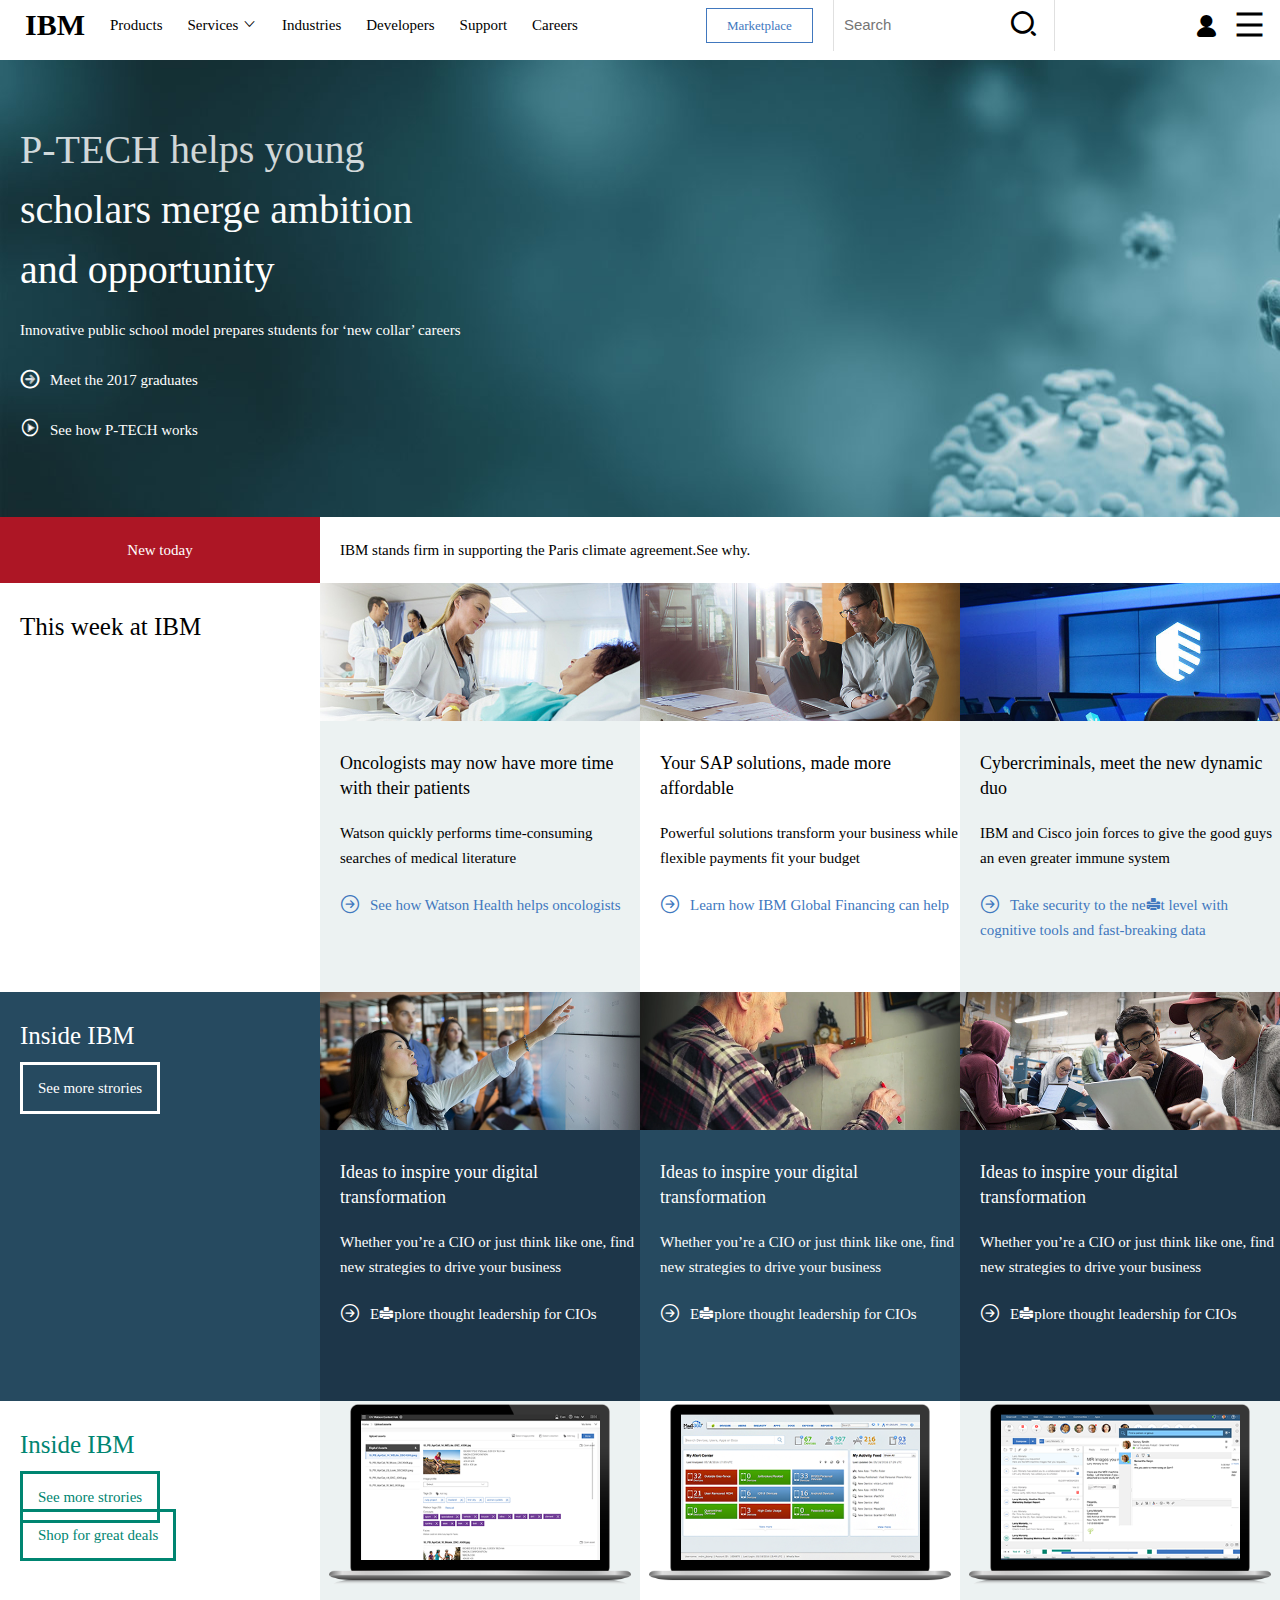
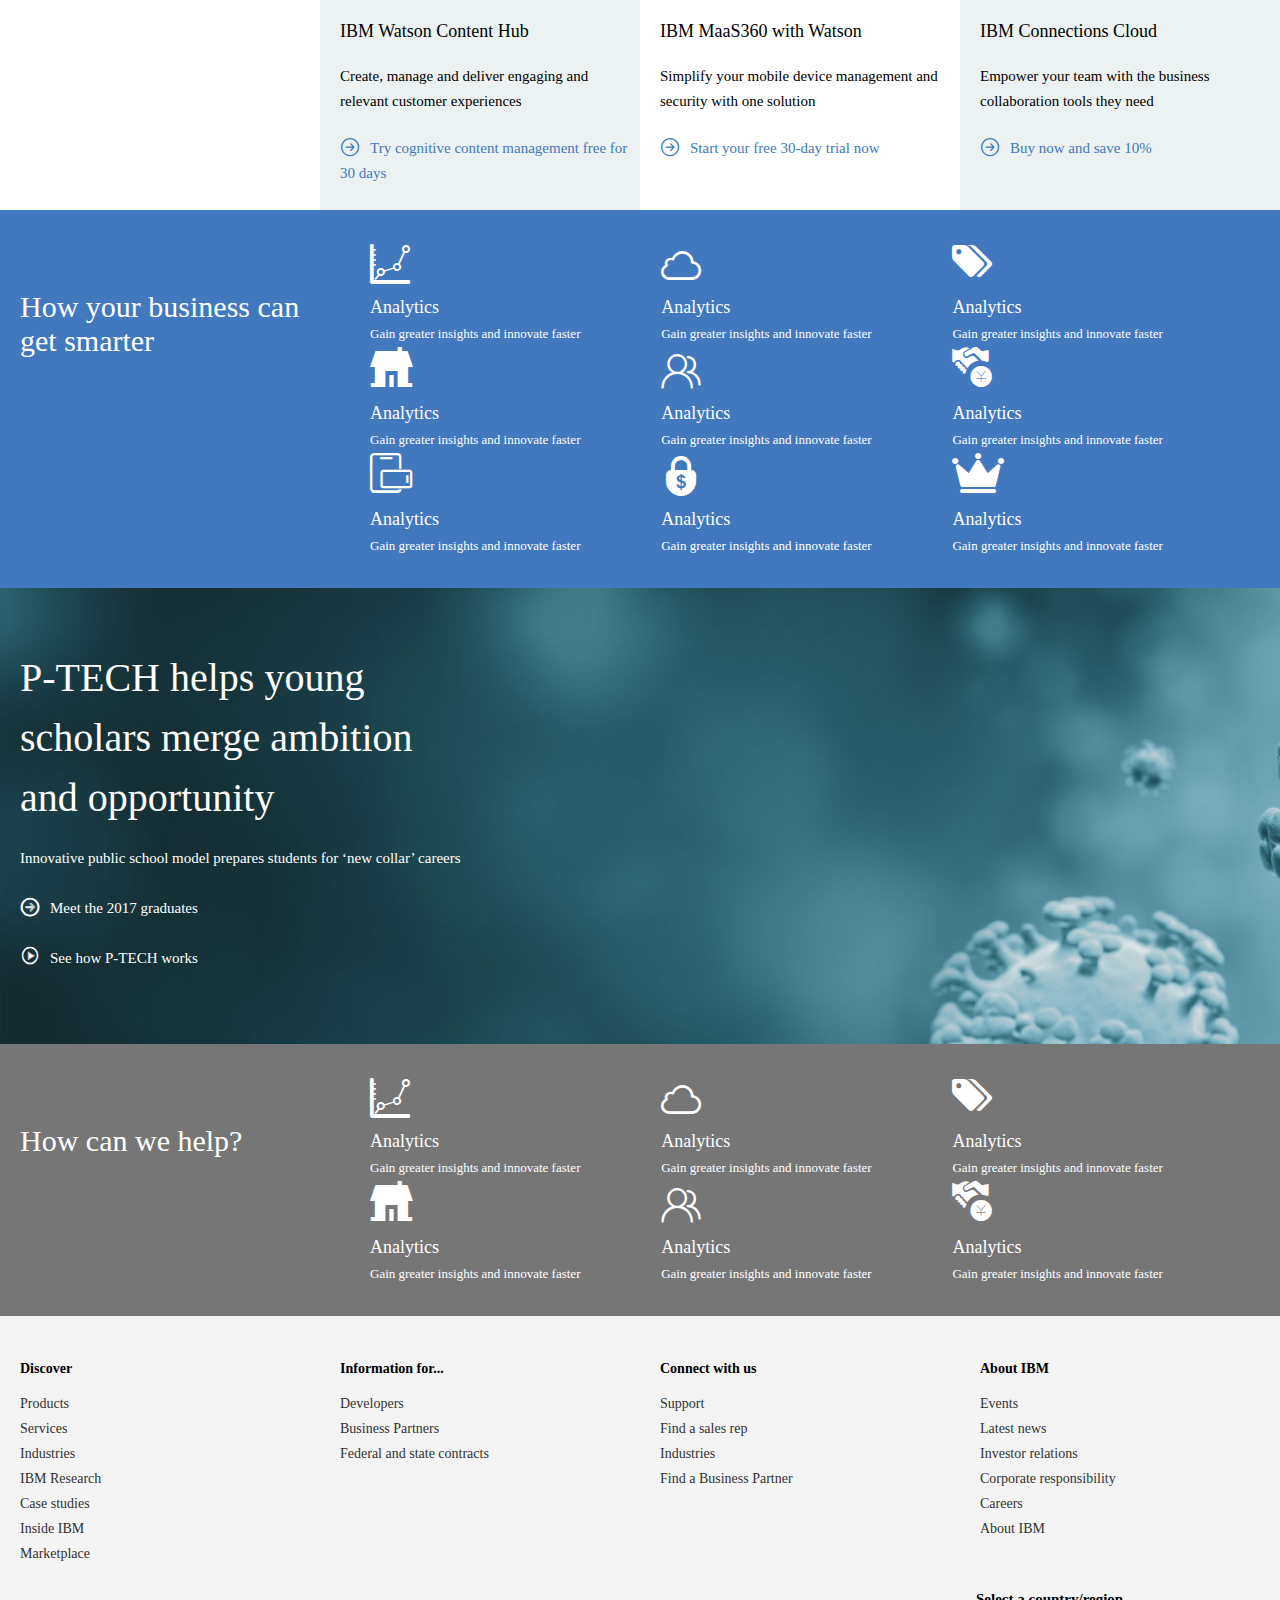
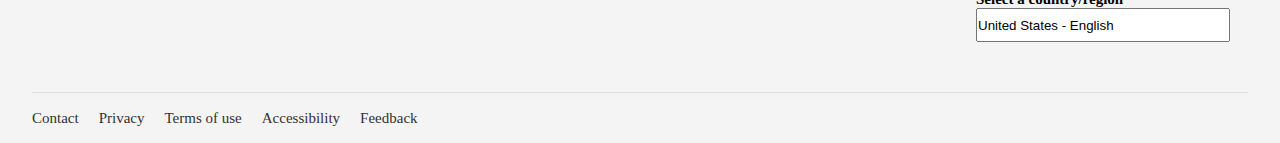
<file: index.html>
<!DOCTYPE html>
<html>
<head>
	<meta charset="utf-8">
	<meta http-equiv="X-UA-Compatible" content="IE=edge">
	<meta name="viewport" content="width=device-width, initial-scale=1, maximum-scale=1, user-scalable=no">
	<link rel="stylesheet" type="text/css" href="iconfont/iconfont.css">
	<title></title>
	<link rel="stylesheet" href="css/ibm.css">
	<link rel="stylesheet" href="css/swiper-3.4.2.min.css">
	<script src=js/swiper-3.4.2.min.js></script>
	<script src="js/jquery-1.11.3.js"></script>
	<script></script>
</head>
<body>
	
	<div>我在dev分支开发</div>


	<div class="services">
		<div class="slide-up">&#xe601;</div>
		<div class="services-left">
			<ul>
				<li>Business consulting<span>&#xe600;</span></li>
				<li>Technology services<span>&#xe600;</span></li>
				<li>Financing<span>&#xe600;</span></li>
				<li>Industry expertise<span>&#xe600;</span></li>
				<li>Training and skills<span>&#xe600;</span></li>
			</ul>
		</div>
		<div class="services-right">
			<div class="services-right-list1 services-right-list">
				<p class="title">Business consulting</p>
				<ul>
					<li>Quicklinks</li>
					<li>IBM iX</li>
					<li>Cognitive</li>
					<li>Application innovation</li>
					<li>Digital operations</li>
					<li>All business consulting</li>
				</ul>
				<div class="services-right-list1-right">
					<p><b>Industry Insiders Roundtable</b></p>
					<img src="image/pic1.png" alt="">
					<p class="services-right-list1-right-p">Five IBM experts and Business Insider CEO Henry Blodget discuss the forces transforming every industry. Even yours.</p>
				</div>
			</div>
			<div class="services-right-list2 services-right-list">
				<p class="title">Global Technology Services</p>
				<ul>
					<li>Quicklinks</li>
					<li>Mobility services</li>
					<li>Networking services</li>
					<li>Resiliency and business continuity</li>
					<li>Systems services</li>
					<li>Technology support services</li>
				</ul>
				<div class="services-right-list1-right">
					<p><b>What would you like to discuss?</b></p>

					<img src="image/pic2.png" alt="">
					<p class="services-right-list1-right-p">Schedule a no-cost consultation with one of our highly skilled IT experts</p>
				</div>
			</div>
			<div class="services-right-list3 services-right-list">
				<p class="title">Financing</p>
				<ul>
					<li>Quicklinks</li>
					<li>Financing solutions</li>
					<li>Payment options</li>
				</ul>
				<div class="services-right-list1-right">
					<p><b>Finance your possibilities today</b></p>
					
					<img src="image/pic3.png" alt="">
					<p class="services-right-list1-right-p">Start your journey into the cognitive era with strategic, flexible IT financing options</p>
				</div>
			</div>
			<div class="services-right-list4 services-right-list">
				<p class="title">Industry expertise</p>
				<ul>
					<li>Quicklinks</li>
					<li>Banking</li>
					<li>Retail</li>
					<li>Telecommunications</li>
					<li>Government</li>
					<li>All industries</li>
				</ul>
				<div class="services-right-list1-right">
					<p><b>Industry Insiders Roundtable</b></p>
					
					<img src="image/pic1.png" alt="">
					<p class="services-right-list1-right-p">Five IBM experts and Business Insider CEO Henry Blodget discuss the forces transforming every industry. Even yours.</p>
				</div>
			</div>
			<div class="services-right-list5 services-right-list">
				<p class="title">Training and skills</p>
				<ul>
					<li>Quicklinks</li>
					<li>Find learning</li>
					<li>Learning journeys</li>
					<li>Badges</li>
					<li>My learning</li>
					<li>Events</li>
				</ul>
				<div class="services-right-list1-right">
					<p><b>IBM Training and Skills blog</b></p>
					
					<img src="image/pic4.png" alt="">
					<p class="services-right-list1-right-p">Uncover the latest thought-provoking insights into learning and skills recognition</p>
				</div>
			</div>
		</div>
	</div>
	<div class="zhezhao">
		<div class='zhezhao-left'></div>
		<div class="zhezhao-right">
			<h3 class="zhezhao-right-close"><b>×</b></h3>
			<h5 class="market">Marketplace</h5>
			<div class="products products1">
				<b>Products</b>
				<b class="products-slideup">▬</b>
				<b class="products-slidedown">＋</b>
			</div>
			<ul class="all-products all-products1">
				<li><span>All produces</span></li>
				<li><span>Analytics</span></li>
				<li><span>Cloud</span></li>
				<li><span>Watson Customer Engagement</span></li>
				<li><span>Internet of things</span></li>
				<li><span>Industry solutions</span></li>
				<li><span>IT infrastructure</span></li>
				<li><span>Mobile</span></li>
				<li><span>Security</span></li>
				<li><span>Social</span></li>
				<li><span>Watson</span></li>
				<li><span>Watson Health</span></li>
			</ul>
			<div class="products products2">
				<b>Services</b>
				<b class="products-slideup">▬</b>
				<b class="products-slidedown">＋</b>
			</div>
			<ul class="all-products all-products2">
				<li><span>Business consulting</span></li>
				<li><span><span>Technology services</span></li>
				<li><span>Financing</span></li>
				<li><span>Industry expertise</span></li>
				<li><span>Training and skills</span></li>
			</ul>
			<h5 class="market">Industries</h5>
			<div class="products products3">
				<b>Developers</b>
				<b class="products-slideup">▬</b>
				<b class="products-slidedown">＋</b>
			</div>
			<ul class="all-products all-products3">
				<li><span>developerWorks</span></li>
				<li><span>API</span></li>
				<li><span>Cloud</span></li>
				<li><span>Data</span></li>
				<li><span>Watson</span></li>
				<li><span>Open source</span></li>
			</ul>
			<h5 class="market">Support</h5>
			<h5 class="market">Careers</h5>
		</div>
	</div>
	<div class="banner">
		<ul class="banner-list">
			<li><b>IBM</b><div></div></li>
			<li>Products<div></div></li>
			<li>Services&nbsp;&#xe749;<div></div></li>
			<li>Industries<div></div></li>
			<li>Developers<div></div></li>
			<li>Support<div></div></li>
			<li>Careers<div></div></li>
		</ul>
		<p class="market">Marketplace</p>
		<div class="search">
			<input type="text" placeholder="Search">
			<p>&#xe607;</p>
		</div>
		<ul class="user">
			<li class="user-li1">&#xe70f;<div></div>
				<ul>
					<li>My IBM</li>
					<li>Sign in</li>
				</ul>
			</li>
			<li class="user-li2"><b>&#xe71b;</b><div></div></li>
		</ul>			
	</div>
	<div class="lunbo">
		<ul>
			<li>P-TECH helps young </li>
			<li>scholars merge ambition </li>
			<li>and opportunity</li>
			<li>Innovative public school model prepares students for ‘new collar’ careers</li>
			<li><b>&#xe60d;</b>Meet the 2017 graduates</li>
			<li><b>&#xe676;</b>See how P-TECH works</li>
		</ul>
	</div>
	<div class="new-today">
		New today
	</div>
	<div class="new-today-right">
		IBM stands firm in supporting the Paris climate agreement.See why.
	</div>
	<div class="this-week">
		<p>This week at IBM</p>
	</div>
	<div class="week1">
		<img src="image/patients.jpg" alt="">
		<div class="week1-word">
			<p class="week1-word1">
              	Oncologists may now have more time with their patients
            </p>
            <p class="week1-word2">Watson quickly performs time-consuming searches of medical literature</p>
            <p class="week1-word3"><span>&#xe60d;</span>See how Watson Health helps oncologists</p>
		</div>
	</div>
	<div class="week1 week2">
		<img src="image/sap.jpg" alt="">
		<div class="week1-word week-word">
			<p class="week1-word1">
              	Your SAP solutions, made more affordable
            </p>
            <p class="week1-word2">Powerful solutions transform your business while flexible payments fit your budget</p>
            <p class="week1-word3"><span>&#xe60d;</span>Learn how IBM Global Financing can help</p>
		</div>
	</div>
	<div class="week1">
		<img src="image/pic5.png" alt="">
		<div class="week1-word">
			<p class="week1-word1">
              	Cybercriminals, meet the new dynamic duo
            </p>
            <p class="week1-word2">IBM and Cisco join forces to give the good guys an even greater immune system</p>
            <p class="week1-word3"><span>&#xe60d;</span>Take security to the next level with cognitive tools and fast-breaking data</p>
		</div>
	</div>
	<div class="this-week this-week1">
		<p>Inside IBM</p>
		<span>See more strories</span>
	</div>
	<div class="week1">
		<img src="image/pic6.png" alt="">
		<div class="week1-word week-word1">
			<p class="week1-word1">
              	Ideas to inspire your digital transformation
            </p>
            <p class="week1-word2">Whether you’re a CIO or just think like one, find new strategies to drive your business</p>
            <p class="week1-word3 week-word1-word3"><span>&#xe60d;</span>Explore thought leadership for CIOs</p>
		</div>
	</div>
	<div class="week1">
		<img src="image/pic7.png" alt="">
		<div class="week1-word week-word2">
			<p class="week1-word1">
              	Ideas to inspire your digital transformation
            </p>
            <p class="week1-word2">Whether you’re a CIO or just think like one, find new strategies to drive your business</p>
            <p class="week1-word3 week-word1-word3"><span>&#xe60d;</span>Explore thought leadership for CIOs</p>
		</div>
	</div>
	<div class="week1">
		<img src="image/pic8.png" alt="">
		<div class="week1-word week-word1">
			<p class="week1-word1">
              	Ideas to inspire your digital transformation
            </p>
            <p class="week1-word2">Whether you’re a CIO or just think like one, find new strategies to drive your business</p>
            <p class="week1-word3 week-word1-word3"><span>&#xe60d;</span>Explore thought leadership for CIOs</p>
		</div>
	</div>
	<div class="this-week this-week3">
		<p>Inside IBM</p>
		<span>See more strories</span>
		<br/>
		<br/>
		<br/>
		<br/>
		<span>Shop for great deals</span>
	</div>
	<div class="week1">
		<img src="image/pic9.png" alt="">
		<div class="week1-word">
			<p class="week1-word1">
              	IBM Watson Content Hub
            </p>
            <p class="week1-word2">Create, manage and deliver engaging and relevant customer experiences</p>
            <p class="week1-word3"><span>&#xe60d;</span>Try cognitive content management free for 30 days</p>
		</div>
	</div>
	<div class="week1 week2">
		<img src="image/pic10.png" alt="">
		<div class="week1-word week-word">
			<p class="week1-word1">
              	IBM MaaS360 with Watson
            </p>
            <p class="week1-word2">Simplify your mobile device management and security with one solution</p>
            <p class="week1-word3"><span>&#xe60d;</span>Start your free 30-day trial now</p>
		</div>
	</div>
	<div class="week1">
		<img src="image/pic11.png" alt="">
		<div class="week1-word">
			<p class="week1-word1">
              	IBM Connections Cloud
            </p>
            <p class="week1-word2">Empower your team with the business collaboration tools they need</p>
            <p class="week1-word3"><span>&#xe60d;</span>Buy now and save 10%</p>
		</div>
	</div>
	<div class="business">
		<div class="business-left">
			How your business can get smarter
		</div>
		<div class="business-right">
			<div class="business-right-flex">
				<div><p>&#xe60b;</p>Analytics<br/><span>Gain greater insights and innovate faster</span></div>
			</div>
			<div class="business-right-flex">
				<div><p>&#xe653;</p>Analytics<br/><span>Gain greater insights and innovate faster</span></div>
			</div>
			<div class="business-right-flex">
				<div><p>&#xe603;</p>Analytics<br/><span>Gain greater insights and innovate faster</span></div>
			</div>
			<div class="business-right-flex">
				<div><p>&#xe626;</p>Analytics<br/><span>Gain greater insights and innovate faster</span></div>
			</div>
			<div class="business-right-flex">
				<div><p>&#xe602;</p>Analytics<br/><span>Gain greater insights and innovate faster</span></div>
			</div>
			<div class="business-right-flex">
				<div><p>&#xe694;</p>Analytics<br/><span>Gain greater insights and innovate faster</span></div>
			</div>
			<div class="business-right-flex">
				<div><p>&#xe652;</p>Analytics<br/><span>Gain greater insights and innovate faster</span></div>
			</div>
			<div class="business-right-flex">
				<div><p>&#xe619;</p>Analytics<br/><span>Gain greater insights and innovate faster</span></div>
			</div>
			<div class="business-right-flex">
				<div><p>&#xe623;</p>Analytics<br/><span>Gain greater insights and innovate faster</span></div>
			</div>
		</div>
	</div>
	<div class="lunbo lunbo1">
		<ul>
			<li>P-TECH helps young </li>
			<li>scholars merge ambition </li>
			<li>and opportunity</li>
			<li>Innovative public school model prepares students for ‘new collar’ careers</li>
			<li><b>&#xe60d;</b>Meet the 2017 graduates</li>
			<li><b>&#xe676;</b>See how P-TECH works</li>
		</ul>
	</div>
	<div class="business help">
		<div class="business-left">
			How can we help?
		</div>
		<div class="business-right">
			<div class="business-right-flex">
				<div><p>&#xe60b;</p>Analytics<br/><span>Gain greater insights and innovate faster</span></div>
			</div>
			<div class="business-right-flex">
				<div><p>&#xe653;</p>Analytics<br/><span>Gain greater insights and innovate faster</span></div>
			</div>
			<div class="business-right-flex">
				<div><p>&#xe603;</p>Analytics<br/><span>Gain greater insights and innovate faster</span></div>
			</div>
			<div class="business-right-flex">
				<div><p>&#xe626;</p>Analytics<br/><span>Gain greater insights and innovate faster</span></div>
			</div>
			<div class="business-right-flex">
				<div><p>&#xe602;</p>Analytics<br/><span>Gain greater insights and innovate faster</span></div>
			</div>
			<div class="business-right-flex">
				<div><p>&#xe694;</p>Analytics<br/><span>Gain greater insights and innovate faster</span></div>
			</div>
		</div>
	</div>
	<div class="foot">
		<ul class="discover">
			<li>Discover</li>
			<li>Products</li>
			<li>Services</li>
			<li>Industries</li>
			<li>IBM Research</li>
			<li>Case studies</li>
			<li>Inside IBM</li>
			<li>Marketplace</li>
		</ul>
		<ul class="discover">
			<li>Information for...</li>
			<li>Developers</li>
			<li>Business Partners</li>
			<li>Federal and state contracts</li>
		</ul>
		<ul class="discover">
			<li>Connect with us</li>
			<li>Support</li>
			<li>Find a sales rep</li>
			<li>Industries</li>
			<li>Find a Business Partner</li>
		</ul>
		<ul class="discover">
			<li>About IBM</li>
			<li>Events</li>
			<li>Latest news</li>
			<li>Investor relations</li>
			<li>Corporate responsibility</li>
			<li>Careers</li>
			<li>About IBM</li>
		</ul>
		<div class="foot-input">
			<b>Select a country/region</b><br/>
			<input class="foot-input1" type="text" value="United States - English">
			<div class="vallist">
				<input type="text" name="">
				<div>
					<ul>
						<li>United States - English1</li>
						<li>United States - English2</li>
						<li>United States - English3</li>
						<li>United States - English4</li>
						<li>United States - English5</li>
						<li>United States - English6</li>
						<li>United States - English7</li>
						<li>United States - English8</li>
						<li>United States - English9</li>
						<li>United States - English10</li>
						<li>United States - English11</li>
					</ul>							
				</div>
			</div>
		</div>
		<div class="foot-contact">
			<ul>
				<li>Contact</li>
				<li>Privacy</li>
				<li>Terms of use</li>
				<li>Accessibility</li>
				<li>Feedback</li>
			</ul>
		</div>
	</div>
	<div class="scroll-top">
		&#xe601;
	</div>
</body>
</html>
<script src="js/ibm.js"></script>
</file>
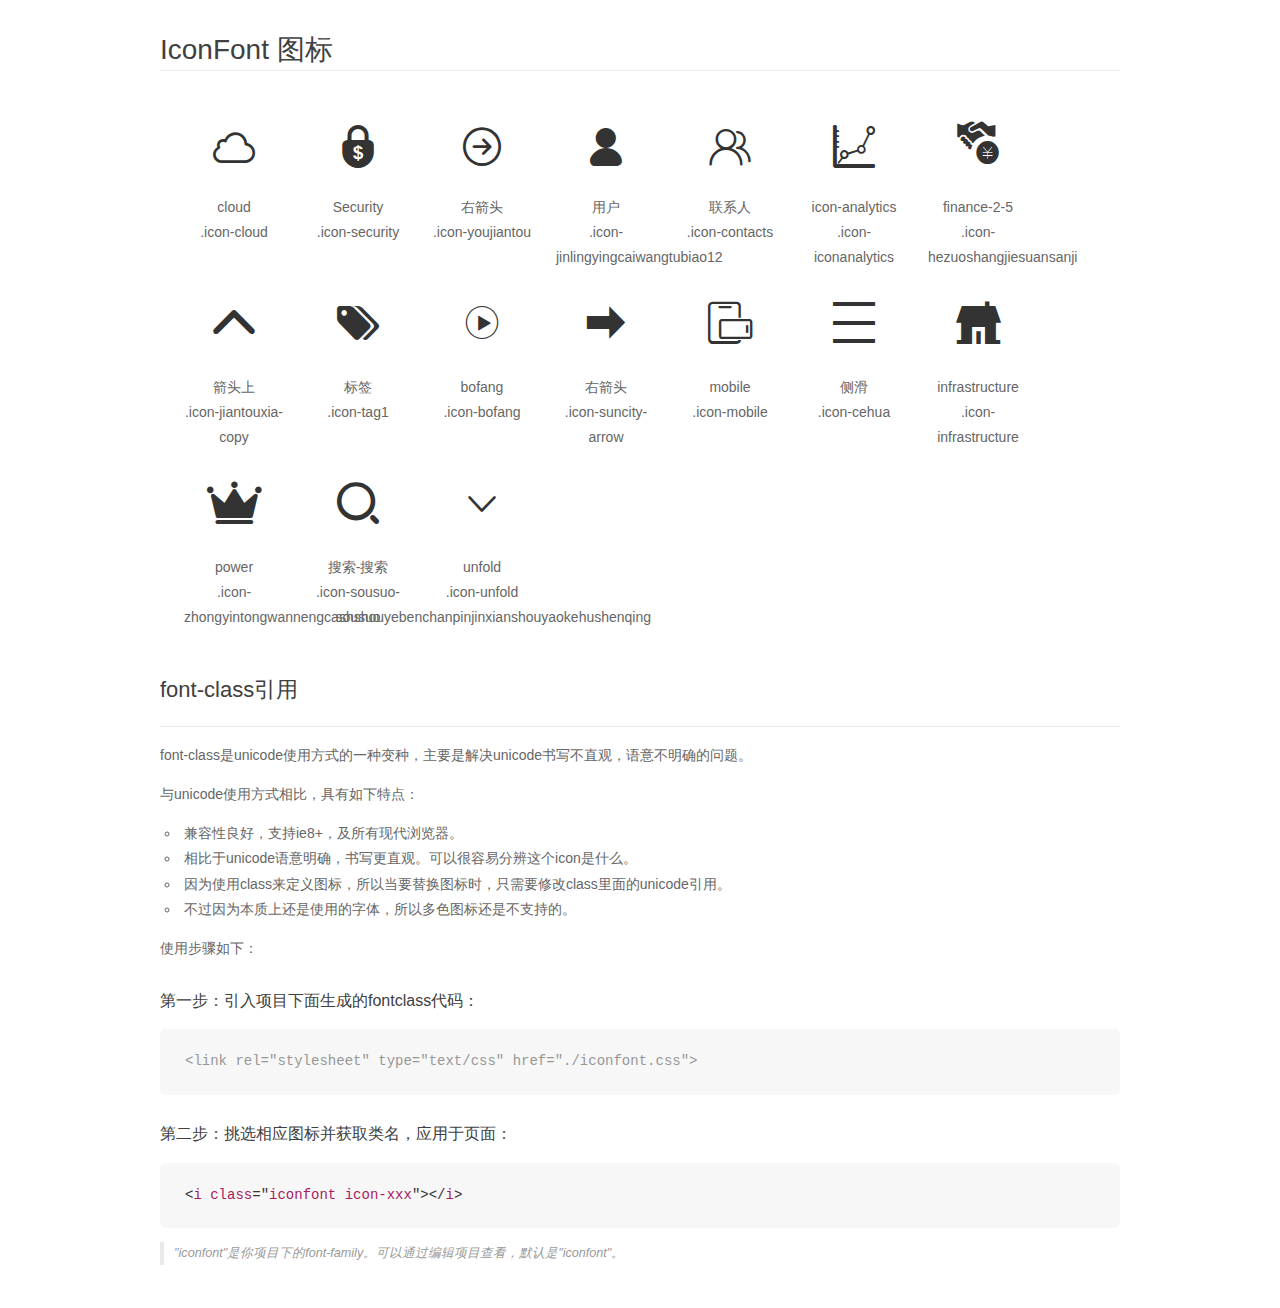
<file: iconfont/demo_fontclass.html>
<!DOCTYPE html>
<html>
<head>
    <meta charset="utf-8"/>
    <title>IconFont</title>
    <link rel="stylesheet" href="demo.css">
    <link rel="stylesheet" href="iconfont.css">
</head>
<body>
    <div class="main markdown">
        <h1>IconFont 图标</h1>
        <ul class="icon_lists clear">
            
                <li>
                <i class="icon iconfont icon-cloud"></i>
                    <div class="name">cloud</div>
                    <div class="fontclass">.icon-cloud</div>
                </li>
            
                <li>
                <i class="icon iconfont icon-security"></i>
                    <div class="name">Security</div>
                    <div class="fontclass">.icon-security</div>
                </li>
            
                <li>
                <i class="icon iconfont icon-youjiantou"></i>
                    <div class="name">右箭头</div>
                    <div class="fontclass">.icon-youjiantou</div>
                </li>
            
                <li>
                <i class="icon iconfont icon-jinlingyingcaiwangtubiao12"></i>
                    <div class="name">用户</div>
                    <div class="fontclass">.icon-jinlingyingcaiwangtubiao12</div>
                </li>
            
                <li>
                <i class="icon iconfont icon-contacts"></i>
                    <div class="name">联系人</div>
                    <div class="fontclass">.icon-contacts</div>
                </li>
            
                <li>
                <i class="icon iconfont icon-iconanalytics"></i>
                    <div class="name">icon-analytics</div>
                    <div class="fontclass">.icon-iconanalytics</div>
                </li>
            
                <li>
                <i class="icon iconfont icon-hezuoshangjiesuansanji"></i>
                    <div class="name">finance-2-5</div>
                    <div class="fontclass">.icon-hezuoshangjiesuansanji</div>
                </li>
            
                <li>
                <i class="icon iconfont icon-jiantouxia-copy"></i>
                    <div class="name">箭头上</div>
                    <div class="fontclass">.icon-jiantouxia-copy</div>
                </li>
            
                <li>
                <i class="icon iconfont icon-tag1"></i>
                    <div class="name">标签</div>
                    <div class="fontclass">.icon-tag1</div>
                </li>
            
                <li>
                <i class="icon iconfont icon-bofang"></i>
                    <div class="name">bofang</div>
                    <div class="fontclass">.icon-bofang</div>
                </li>
            
                <li>
                <i class="icon iconfont icon-suncity-arrow"></i>
                    <div class="name">右箭头</div>
                    <div class="fontclass">.icon-suncity-arrow</div>
                </li>
            
                <li>
                <i class="icon iconfont icon-mobile"></i>
                    <div class="name">mobile</div>
                    <div class="fontclass">.icon-mobile</div>
                </li>
            
                <li>
                <i class="icon iconfont icon-cehua"></i>
                    <div class="name">侧滑</div>
                    <div class="fontclass">.icon-cehua</div>
                </li>
            
                <li>
                <i class="icon iconfont icon-infrastructure"></i>
                    <div class="name">infrastructure</div>
                    <div class="fontclass">.icon-infrastructure</div>
                </li>
            
                <li>
                <i class="icon iconfont icon-zhongyintongwannengcashshouyebenchanpinjinxianshouyaokehushenqing"></i>
                    <div class="name">power</div>
                    <div class="fontclass">.icon-zhongyintongwannengcashshouyebenchanpinjinxianshouyaokehushenqing</div>
                </li>
            
                <li>
                <i class="icon iconfont icon-sousuo-sousuo"></i>
                    <div class="name">搜索-搜索</div>
                    <div class="fontclass">.icon-sousuo-sousuo</div>
                </li>
            
                <li>
                <i class="icon iconfont icon-unfold"></i>
                    <div class="name">unfold</div>
                    <div class="fontclass">.icon-unfold</div>
                </li>
            
        </ul>

        <h2 id="font-class-">font-class引用</h2>
        <hr>

        <p>font-class是unicode使用方式的一种变种，主要是解决unicode书写不直观，语意不明确的问题。</p>
        <p>与unicode使用方式相比，具有如下特点：</p>
        <ul>
        <li>兼容性良好，支持ie8+，及所有现代浏览器。</li>
        <li>相比于unicode语意明确，书写更直观。可以很容易分辨这个icon是什么。</li>
        <li>因为使用class来定义图标，所以当要替换图标时，只需要修改class里面的unicode引用。</li>
        <li>不过因为本质上还是使用的字体，所以多色图标还是不支持的。</li>
        </ul>
        <p>使用步骤如下：</p>
        <h3 id="-fontclass-">第一步：引入项目下面生成的fontclass代码：</h3>


        <pre><code class="lang-js hljs javascript"><span class="hljs-comment">&lt;link rel="stylesheet" type="text/css" href="./iconfont.css"&gt;</span></code></pre>
        <h3 id="-">第二步：挑选相应图标并获取类名，应用于页面：</h3>
        <pre><code class="lang-css hljs">&lt;<span class="hljs-selector-tag">i</span> <span class="hljs-selector-tag">class</span>="<span class="hljs-selector-tag">iconfont</span> <span class="hljs-selector-tag">icon-xxx</span>"&gt;&lt;/<span class="hljs-selector-tag">i</span>&gt;</code></pre>
        <blockquote>
        <p>"iconfont"是你项目下的font-family。可以通过编辑项目查看，默认是"iconfont"。</p>
        </blockquote>
    </div>
</body>
</html>
</file>
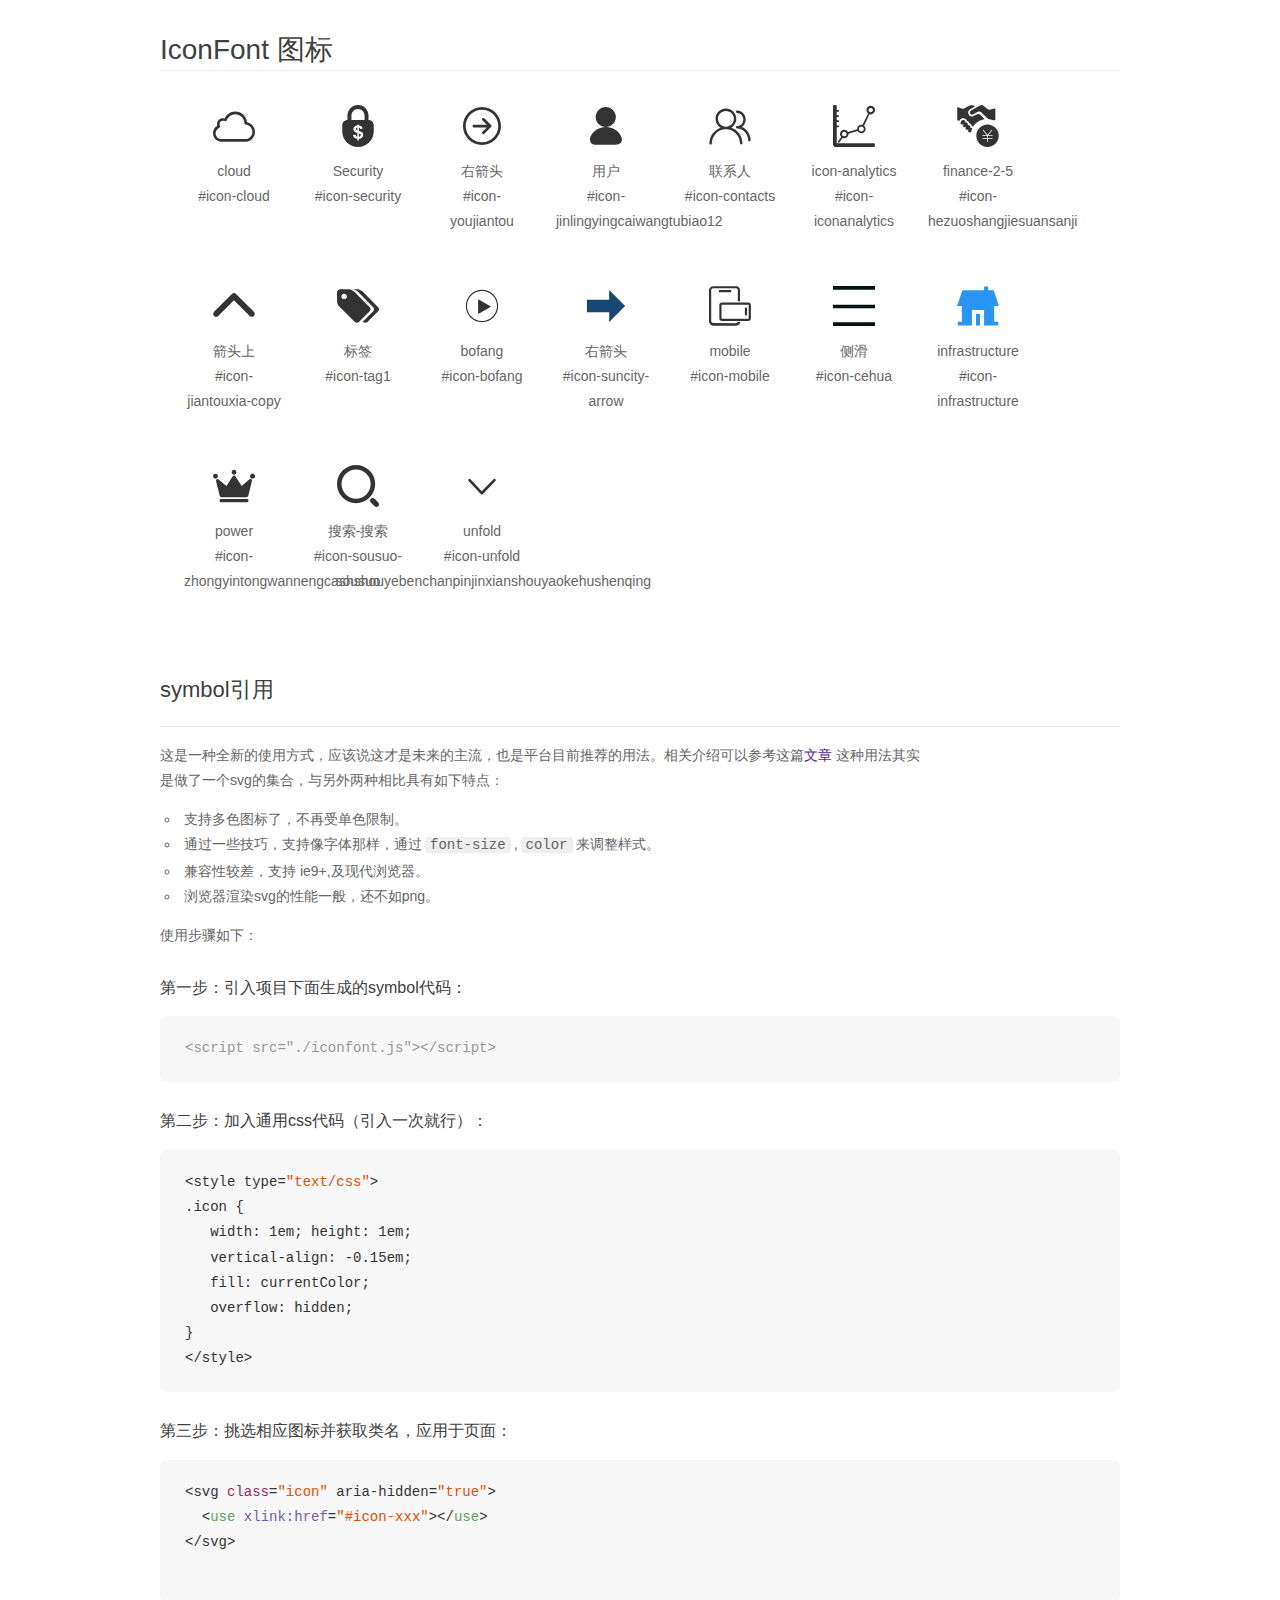
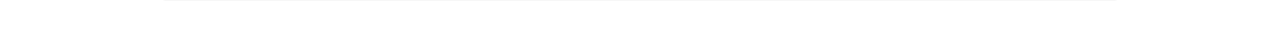
<file: iconfont/demo_symbol.html>
<!DOCTYPE html>
<html>
<head>
    <meta charset="utf-8"/>
    <title>IconFont</title>
    <link rel="stylesheet" href="demo.css">
    <script src="iconfont.js"></script>

    <style type="text/css">
        .icon {
          /* 通过设置 font-size 来改变图标大小 */
          width: 1em; height: 1em;
          /* 图标和文字相邻时，垂直对齐 */
          vertical-align: -0.15em;
          /* 通过设置 color 来改变 SVG 的颜色/fill */
          fill: currentColor;
          /* path 和 stroke 溢出 viewBox 部分在 IE 下会显示
             normalize.css 中也包含这行 */
          overflow: hidden;
        }

    </style>
</head>
<body>
    <div class="main markdown">
        <h1>IconFont 图标</h1>
        <ul class="icon_lists clear">
            
                <li>
                    <svg class="icon" aria-hidden="true">
                        <use xlink:href="#icon-cloud"></use>
                    </svg>
                    <div class="name">cloud</div>
                    <div class="fontclass">#icon-cloud</div>
                </li>
            
                <li>
                    <svg class="icon" aria-hidden="true">
                        <use xlink:href="#icon-security"></use>
                    </svg>
                    <div class="name">Security</div>
                    <div class="fontclass">#icon-security</div>
                </li>
            
                <li>
                    <svg class="icon" aria-hidden="true">
                        <use xlink:href="#icon-youjiantou"></use>
                    </svg>
                    <div class="name">右箭头</div>
                    <div class="fontclass">#icon-youjiantou</div>
                </li>
            
                <li>
                    <svg class="icon" aria-hidden="true">
                        <use xlink:href="#icon-jinlingyingcaiwangtubiao12"></use>
                    </svg>
                    <div class="name">用户</div>
                    <div class="fontclass">#icon-jinlingyingcaiwangtubiao12</div>
                </li>
            
                <li>
                    <svg class="icon" aria-hidden="true">
                        <use xlink:href="#icon-contacts"></use>
                    </svg>
                    <div class="name">联系人</div>
                    <div class="fontclass">#icon-contacts</div>
                </li>
            
                <li>
                    <svg class="icon" aria-hidden="true">
                        <use xlink:href="#icon-iconanalytics"></use>
                    </svg>
                    <div class="name">icon-analytics</div>
                    <div class="fontclass">#icon-iconanalytics</div>
                </li>
            
                <li>
                    <svg class="icon" aria-hidden="true">
                        <use xlink:href="#icon-hezuoshangjiesuansanji"></use>
                    </svg>
                    <div class="name">finance-2-5</div>
                    <div class="fontclass">#icon-hezuoshangjiesuansanji</div>
                </li>
            
                <li>
                    <svg class="icon" aria-hidden="true">
                        <use xlink:href="#icon-jiantouxia-copy"></use>
                    </svg>
                    <div class="name">箭头上</div>
                    <div class="fontclass">#icon-jiantouxia-copy</div>
                </li>
            
                <li>
                    <svg class="icon" aria-hidden="true">
                        <use xlink:href="#icon-tag1"></use>
                    </svg>
                    <div class="name">标签</div>
                    <div class="fontclass">#icon-tag1</div>
                </li>
            
                <li>
                    <svg class="icon" aria-hidden="true">
                        <use xlink:href="#icon-bofang"></use>
                    </svg>
                    <div class="name">bofang</div>
                    <div class="fontclass">#icon-bofang</div>
                </li>
            
                <li>
                    <svg class="icon" aria-hidden="true">
                        <use xlink:href="#icon-suncity-arrow"></use>
                    </svg>
                    <div class="name">右箭头</div>
                    <div class="fontclass">#icon-suncity-arrow</div>
                </li>
            
                <li>
                    <svg class="icon" aria-hidden="true">
                        <use xlink:href="#icon-mobile"></use>
                    </svg>
                    <div class="name">mobile</div>
                    <div class="fontclass">#icon-mobile</div>
                </li>
            
                <li>
                    <svg class="icon" aria-hidden="true">
                        <use xlink:href="#icon-cehua"></use>
                    </svg>
                    <div class="name">侧滑</div>
                    <div class="fontclass">#icon-cehua</div>
                </li>
            
                <li>
                    <svg class="icon" aria-hidden="true">
                        <use xlink:href="#icon-infrastructure"></use>
                    </svg>
                    <div class="name">infrastructure</div>
                    <div class="fontclass">#icon-infrastructure</div>
                </li>
            
                <li>
                    <svg class="icon" aria-hidden="true">
                        <use xlink:href="#icon-zhongyintongwannengcashshouyebenchanpinjinxianshouyaokehushenqing"></use>
                    </svg>
                    <div class="name">power</div>
                    <div class="fontclass">#icon-zhongyintongwannengcashshouyebenchanpinjinxianshouyaokehushenqing</div>
                </li>
            
                <li>
                    <svg class="icon" aria-hidden="true">
                        <use xlink:href="#icon-sousuo-sousuo"></use>
                    </svg>
                    <div class="name">搜索-搜索</div>
                    <div class="fontclass">#icon-sousuo-sousuo</div>
                </li>
            
                <li>
                    <svg class="icon" aria-hidden="true">
                        <use xlink:href="#icon-unfold"></use>
                    </svg>
                    <div class="name">unfold</div>
                    <div class="fontclass">#icon-unfold</div>
                </li>
            
        </ul>


        <h2 id="symbol-">symbol引用</h2>
        <hr>

        <p>这是一种全新的使用方式，应该说这才是未来的主流，也是平台目前推荐的用法。相关介绍可以参考这篇<a href="">文章</a>
        这种用法其实是做了一个svg的集合，与另外两种相比具有如下特点：</p>
        <ul>
          <li>支持多色图标了，不再受单色限制。</li>
          <li>通过一些技巧，支持像字体那样，通过<code>font-size</code>,<code>color</code>来调整样式。</li>
          <li>兼容性较差，支持 ie9+,及现代浏览器。</li>
          <li>浏览器渲染svg的性能一般，还不如png。</li>
        </ul>
        <p>使用步骤如下：</p>
        <h3 id="-symbol-">第一步：引入项目下面生成的symbol代码：</h3>
        <pre><code class="lang-js hljs javascript"><span class="hljs-comment">&lt;script src="./iconfont.js"&gt;&lt;/script&gt;</span></code></pre>
        <h3 id="-css-">第二步：加入通用css代码（引入一次就行）：</h3>
        <pre><code class="lang-js hljs javascript">&lt;style type=<span class="hljs-string">"text/css"</span>&gt;
.icon {
   width: <span class="hljs-number">1</span>em; height: <span class="hljs-number">1</span>em;
   vertical-align: <span class="hljs-number">-0.15</span>em;
   fill: currentColor;
   overflow: hidden;
}
&lt;<span class="hljs-regexp">/style&gt;</span></code></pre>
        <h3 id="-">第三步：挑选相应图标并获取类名，应用于页面：</h3>
        <pre><code class="lang-js hljs javascript">&lt;svg <span class="hljs-class"><span class="hljs-keyword">class</span></span>=<span class="hljs-string">"icon"</span> aria-hidden=<span class="hljs-string">"true"</span>&gt;<span class="xml"><span class="hljs-tag">
  &lt;<span class="hljs-name">use</span> <span class="hljs-attr">xlink:href</span>=<span class="hljs-string">"#icon-xxx"</span>&gt;</span><span class="hljs-tag">&lt;/<span class="hljs-name">use</span>&gt;</span>
</span>&lt;<span class="hljs-regexp">/svg&gt;
        </span></code></pre>
    </div>
</body>
</html>
</file>
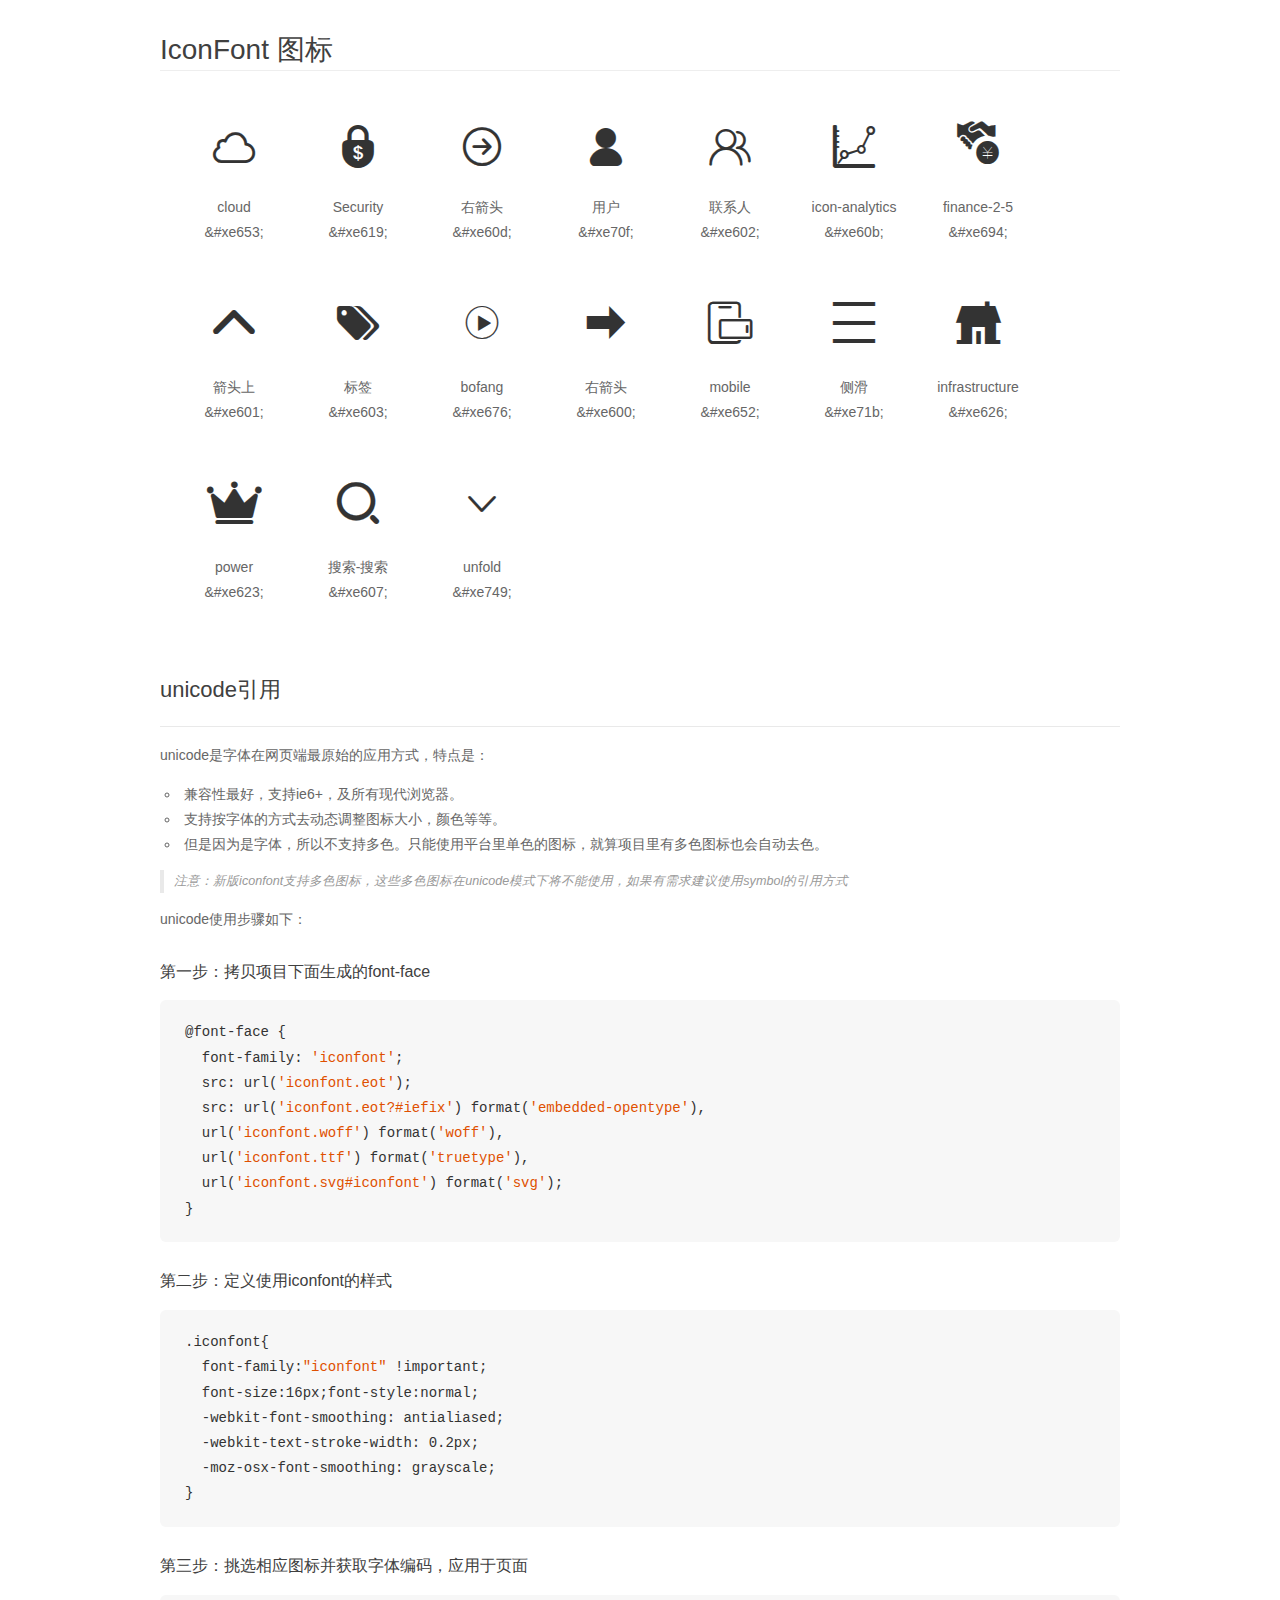
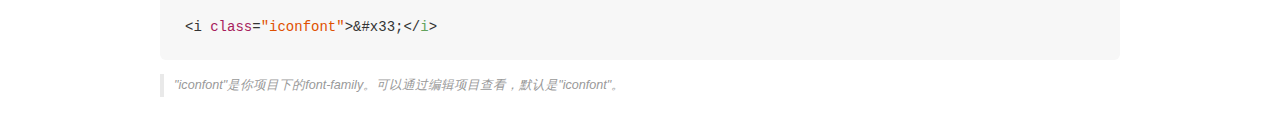
<file: iconfont/demo_unicode.html>
<!DOCTYPE html>
<html>
<head>
    <meta charset="utf-8"/>
    <title>IconFont</title>
    <link rel="stylesheet" href="demo.css">

    <style type="text/css">

        @font-face {font-family: "iconfont";
          src: url('iconfont.eot'); /* IE9*/
          src: url('iconfont.eot#iefix') format('embedded-opentype'), /* IE6-IE8 */
          url('iconfont.woff') format('woff'), /* chrome, firefox */
          url('iconfont.ttf') format('truetype'), /* chrome, firefox, opera, Safari, Android, iOS 4.2+*/
          url('iconfont.svg#iconfont') format('svg'); /* iOS 4.1- */
        }

        .iconfont {
          font-family:"iconfont" !important;
          font-size:16px;
          font-style:normal;
          -webkit-font-smoothing: antialiased;
          -webkit-text-stroke-width: 0.2px;
          -moz-osx-font-smoothing: grayscale;
        }

    </style>
</head>
<body>
    <div class="main markdown">
        <h1>IconFont 图标</h1>
        <ul class="icon_lists clear">
            
                <li>
                <i class="icon iconfont">&#xe653;</i>
                    <div class="name">cloud</div>
                    <div class="code">&amp;#xe653;</div>
                </li>
            
                <li>
                <i class="icon iconfont">&#xe619;</i>
                    <div class="name">Security</div>
                    <div class="code">&amp;#xe619;</div>
                </li>
            
                <li>
                <i class="icon iconfont">&#xe60d;</i>
                    <div class="name">右箭头</div>
                    <div class="code">&amp;#xe60d;</div>
                </li>
            
                <li>
                <i class="icon iconfont">&#xe70f;</i>
                    <div class="name">用户</div>
                    <div class="code">&amp;#xe70f;</div>
                </li>
            
                <li>
                <i class="icon iconfont">&#xe602;</i>
                    <div class="name">联系人</div>
                    <div class="code">&amp;#xe602;</div>
                </li>
            
                <li>
                <i class="icon iconfont">&#xe60b;</i>
                    <div class="name">icon-analytics</div>
                    <div class="code">&amp;#xe60b;</div>
                </li>
            
                <li>
                <i class="icon iconfont">&#xe694;</i>
                    <div class="name">finance-2-5</div>
                    <div class="code">&amp;#xe694;</div>
                </li>
            
                <li>
                <i class="icon iconfont">&#xe601;</i>
                    <div class="name">箭头上</div>
                    <div class="code">&amp;#xe601;</div>
                </li>
            
                <li>
                <i class="icon iconfont">&#xe603;</i>
                    <div class="name">标签</div>
                    <div class="code">&amp;#xe603;</div>
                </li>
            
                <li>
                <i class="icon iconfont">&#xe676;</i>
                    <div class="name">bofang</div>
                    <div class="code">&amp;#xe676;</div>
                </li>
            
                <li>
                <i class="icon iconfont">&#xe600;</i>
                    <div class="name">右箭头</div>
                    <div class="code">&amp;#xe600;</div>
                </li>
            
                <li>
                <i class="icon iconfont">&#xe652;</i>
                    <div class="name">mobile</div>
                    <div class="code">&amp;#xe652;</div>
                </li>
            
                <li>
                <i class="icon iconfont">&#xe71b;</i>
                    <div class="name">侧滑</div>
                    <div class="code">&amp;#xe71b;</div>
                </li>
            
                <li>
                <i class="icon iconfont">&#xe626;</i>
                    <div class="name">infrastructure</div>
                    <div class="code">&amp;#xe626;</div>
                </li>
            
                <li>
                <i class="icon iconfont">&#xe623;</i>
                    <div class="name">power</div>
                    <div class="code">&amp;#xe623;</div>
                </li>
            
                <li>
                <i class="icon iconfont">&#xe607;</i>
                    <div class="name">搜索-搜索</div>
                    <div class="code">&amp;#xe607;</div>
                </li>
            
                <li>
                <i class="icon iconfont">&#xe749;</i>
                    <div class="name">unfold</div>
                    <div class="code">&amp;#xe749;</div>
                </li>
            
        </ul>
        <h2 id="unicode-">unicode引用</h2>
        <hr>

        <p>unicode是字体在网页端最原始的应用方式，特点是：</p>
        <ul>
        <li>兼容性最好，支持ie6+，及所有现代浏览器。</li>
        <li>支持按字体的方式去动态调整图标大小，颜色等等。</li>
        <li>但是因为是字体，所以不支持多色。只能使用平台里单色的图标，就算项目里有多色图标也会自动去色。</li>
        </ul>
        <blockquote>
        <p>注意：新版iconfont支持多色图标，这些多色图标在unicode模式下将不能使用，如果有需求建议使用symbol的引用方式</p>
        </blockquote>
        <p>unicode使用步骤如下：</p>
        <h3 id="-font-face">第一步：拷贝项目下面生成的font-face</h3>
        <pre><code class="lang-js hljs javascript">@font-face {
  font-family: <span class="hljs-string">'iconfont'</span>;
  src: url(<span class="hljs-string">'iconfont.eot'</span>);
  src: url(<span class="hljs-string">'iconfont.eot?#iefix'</span>) format(<span class="hljs-string">'embedded-opentype'</span>),
  url(<span class="hljs-string">'iconfont.woff'</span>) format(<span class="hljs-string">'woff'</span>),
  url(<span class="hljs-string">'iconfont.ttf'</span>) format(<span class="hljs-string">'truetype'</span>),
  url(<span class="hljs-string">'iconfont.svg#iconfont'</span>) format(<span class="hljs-string">'svg'</span>);
}
</code></pre>
        <h3 id="-iconfont-">第二步：定义使用iconfont的样式</h3>
        <pre><code class="lang-js hljs javascript">.iconfont{
  font-family:<span class="hljs-string">"iconfont"</span> !important;
  font-size:<span class="hljs-number">16</span>px;font-style:normal;
  -webkit-font-smoothing: antialiased;
  -webkit-text-stroke-width: <span class="hljs-number">0.2</span>px;
  -moz-osx-font-smoothing: grayscale;
}
</code></pre>
        <h3 id="-">第三步：挑选相应图标并获取字体编码，应用于页面</h3>
        <pre><code class="lang-js hljs javascript">&lt;i <span class="hljs-class"><span class="hljs-keyword">class</span></span>=<span class="hljs-string">"iconfont"</span>&gt;&amp;#x33;<span class="xml"><span class="hljs-tag">&lt;/<span class="hljs-name">i</span>&gt;</span></span></code></pre>

        <blockquote>
        <p>"iconfont"是你项目下的font-family。可以通过编辑项目查看，默认是"iconfont"。</p>
        </blockquote>
    </div>


</body>
</html>
</file>
<file: iconfont/iconfont.css>
@font-face {font-family: "iconfont";
  src: url('iconfont.eot?t=1496460170642'); /* IE9*/
  src: url('iconfont.eot?t=1496460170642#iefix') format('embedded-opentype'), /* IE6-IE8 */
  url('iconfont.woff?t=1496460170642') format('woff'), /* chrome, firefox */
  url('iconfont.ttf?t=1496460170642') format('truetype'), /* chrome, firefox, opera, Safari, Android, iOS 4.2+*/
  url('iconfont.svg?t=1496460170642#iconfont') format('svg'); /* iOS 4.1- */
}

.iconfont {
  font-family:"iconfont" !important;
  font-size:16px;
  font-style:normal;
  -webkit-font-smoothing: antialiased;
  -moz-osx-font-smoothing: grayscale;
}

.icon-cloud:before { content: "\e653"; }

.icon-security:before { content: "\e619"; }

.icon-youjiantou:before { content: "\e60d"; }

.icon-jinlingyingcaiwangtubiao12:before { content: "\e70f"; }

.icon-contacts:before { content: "\e602"; }

.icon-iconanalytics:before { content: "\e60b"; }

.icon-hezuoshangjiesuansanji:before { content: "\e694"; }

.icon-jiantouxia-copy:before { content: "\e601"; }

.icon-tag1:before { content: "\e603"; }

.icon-bofang:before { content: "\e676"; }

.icon-suncity-arrow:before { content: "\e600"; }

.icon-mobile:before { content: "\e652"; }

.icon-cehua:before { content: "\e71b"; }

.icon-infrastructure:before { content: "\e626"; }

.icon-zhongyintongwannengcashshouyebenchanpinjinxianshouyaokehushenqing:before { content: "\e623"; }

.icon-sousuo-sousuo:before { content: "\e607"; }

.icon-unfold:before { content: "\e749"; }
</file>
<file: css/ibm.css>
body, html {
  width: 100%;
  height: 100%;
  font-size: 62.5%; }

* {
  margin: 0;
  padding: 0; }

ul li {
  list-style: none; }

a {
  text-decoration: none; }

.services {
  width: 100%;
  height: 100%;
  position: fixed;
  top: 51px;
  left: 0;
  border: 1px solid #e0e0e0;
  display: none;
  z-index: 1005; }
  .services .slide-up {
    position: fixed;
    bottom: 30px;
    left: 50%;
    font-family: "iconfont";
    font-size: 30px;
    color: black;
    z-index: 1001; }
    .services .slide-up:hover {
      color: gray; }
  .services .services-left {
    width: 450px;
    height: 100%;
    background-color: #f4f4f4;
    overflow: hidden;
    float: left; }
    .services .services-left ul {
      margin-left: 100px;
      font-size: 20px; }
      .services .services-left ul li {
        margin-top: 30px;
        color: #323232;
        width: 300px;
        line-height: 35px;
        padding-left: 30px; }
        .services .services-left ul li span {
          font-family: "iconfont";
          color: #fff;
          float: right;
          display: none; }
      .services .services-left ul li:nth-child(1) {
        color: #4178be;
        font-weight: 600; }
  .services .services-right {
    margin-left: 450px;
    width: auto;
    height: 100%;
    position: relative;
    background-color: #fff; }
    .services .services-right .services-right-list {
      height: 100%;
      width: 100%;
      position: absolute;
      top: 0;
      left: 20px; }
    .services .services-right .services-right-list .title {
      line-height: 40px;
      height: 40px;
      margin-top: 30px;
      font-size: 40px;
      color: #4178be; }
      .services .services-right .services-right-list .title:hover {
        text-decoration: underline #4178be; }
    .services .services-right .services-right-list ul {
      float: left; }
      .services .services-right .services-right-list ul li {
        color: #4178be;
        font-size: 20px;
        margin-top: 20px; }
        .services .services-right .services-right-list ul li:hover {
          text-decoration: underline #4178be; }
      .services .services-right .services-right-list ul li:nth-child(1) {
        color: #323232;
        font-size: 15px; }
        .services .services-right .services-right-list ul li:nth-child(1):hover {
          text-decoration: none; }
    .services .services-right .services-right-list .services-right-list1-right {
      float: right;
      margin-top: 20px;
      margin-right: 100px;
      font-size: 15px; }
      .services .services-right .services-right-list .services-right-list1-right img {
        margin-top: 20px; }
      .services .services-right .services-right-list .services-right-list1-right .services-right-list1-right-p {
        width: 380px;
        margin-top: 20px;
        color: #4178be;
        line-height: 25px; }
        .services .services-right .services-right-list .services-right-list1-right .services-right-list1-right-p:hover {
          text-decoration: underline #4178be; }
    .services .services-right .services-right-list1 {
      z-index: 1000; }
    .services .services-right .services-right-list2 {
      z-index: 1000;
      display: none; }
    .services .services-right .services-right-list3 {
      z-index: 1000;
      display: none; }
    .services .services-right .services-right-list4 {
      z-index: 1000;
      display: none; }
    .services .services-right .services-right-list5 {
      z-index: 1000;
      display: none; }

.zhezhao {
  width: 100%;
  height: 100%;
  background: rgba(0, 3, 3, 0.5);
  position: fixed;
  top: 0;
  left: 0;
  z-index: 1011;
  display: none; }
  .zhezhao .zhezhao-left {
    width: 70%;
    height: 100%;
    position: absolute;
    top: 0;
    left: 0; }
  .zhezhao .zhezhao-right {
    width: 380px;
    height: 100%;
    position: absolute;
    top: 0;
    right: -380px;
    background-color: #fff;
    overflow-y: auto; }
    .zhezhao .zhezhao-right .zhezhao-right-close {
      height: 50px;
      width: 100%;
      border-bottom: 2px solid black; }
      .zhezhao .zhezhao-right .zhezhao-right-close b {
        float: right;
        line-height: 50px;
        font-size: 30px;
        margin-right: 30px; }
    .zhezhao .zhezhao-right .market {
      line-height: 35px;
      font-size: 15px;
      color: #323232;
      padding-left: 20px;
      font-weight: 500; }
      .zhezhao .zhezhao-right .market:hover {
        color: #fff;
        background-color: #4178be; }
    .zhezhao .zhezhao-right .products {
      line-height: 35px;
      font-size: 15px;
      color: black;
      padding-left: 20px; }
      .zhezhao .zhezhao-right .products:hover {
        color: #fff;
        background-color: #4178be; }
      .zhezhao .zhezhao-right .products .products-slideup, .zhezhao .zhezhao-right .products .products-slidedown {
        float: right;
        line-height: 35px;
        font-size: 30px;
        margin-right: 30px; }
      .zhezhao .zhezhao-right .products .products-slidedown {
        display: none; }
    .zhezhao .zhezhao-right .all-products {
      background-color: #fff; }
      .zhezhao .zhezhao-right .all-products li {
        margin-top: 10px;
        line-height: 35px;
        font-size: 15px;
        color: #323232;
        padding-left: 40px; }
        .zhezhao .zhezhao-right .all-products li span {
          border-bottom: 4px solid transparent; }
          .zhezhao .zhezhao-right .all-products li span:hover {
            border-bottom: 4px solid black; }

.banner {
  width: 100%;
  height: 50px;
  position: fixed;
  top: 0;
  left: 0;
  background-color: #fff;
  z-index: 1010; }
  .banner .banner-list {
    float: left; }
    .banner .banner-list li {
      margin-left: 25px;
      line-height: 50px;
      float: left;
      font-size: 15px; }
      .banner .banner-list li div {
        height: 4px;
        width: 100%;
        background-color: #4178be;
        display: none; }
    .banner .banner-list li:nth-child(1) {
      font-size: 30px; }
    .banner .banner-list li:nth-child(3) {
      font-family: "iconfont"; }
  .banner .banner-list li:hover {
    color: #4178be; }
  .banner .market {
    float: left;
    width: 105px;
    height: 33px;
    line-height: 33px;
    text-align: center;
    color: #4178be;
    border: 1px solid #4178be;
    margin-top: 8px;
    margin-left: 250px;
    font-size: 13px; }
  .banner .market:hover {
    background-color: #4178be;
    color: #fff; }
  .banner .search {
    height: 51px;
    width: 220px;
    float: left;
    margin-left: 20px;
    border-right: 1px solid #e0e0e0;
    border-left: 1px solid #e0e0e0; }
    .banner .search input {
      line-height: 50px;
      margin-left: 10px;
      outline: none;
      border: none;
      float: left;
      font-size: 15px;
      width: 150px; }
    .banner .search p {
      font-family: "iconfont";
      width: 60px;
      line-height: 50px;
      font-size: 2.5rem;
      float: left;
      text-align: center; }
    .banner .search p:hover {
      box-shadow: 0 0 5px #4178be; }
  .banner .user {
    float: right; }
    .banner .user .user-li1, .banner .user .user-li2 {
      font-family: "iconfont";
      float: left;
      font-size: 2.5rem;
      line-height: 50px;
      height: 50px;
      margin-right: 20px;
      width: 23px;
      text-align: center; }
      .banner .user .user-li1:hover, .banner .user .user-li2:hover {
        color: #4178be; }
      .banner .user .user-li1 div, .banner .user .user-li2 div {
        height: 4px;
        width: 100%;
        background-color: #4178be;
        display: none; }
      .banner .user .user-li1 ul, .banner .user .user-li2 ul {
        display: none; }
        .banner .user .user-li1 ul li, .banner .user .user-li2 ul li {
          width: 150px;
          line-height: 40px;
          text-align: left;
          padding-left: 20px;
          font-size: 1.8rem;
          border: 1px solid #e0e0e0;
          position: relative;
          left: -150px;
          top: 0;
          background-color: #fff; }

.lunbo {
  width: 100%;
  height: 456.59px;
  margin-top: 51px;
  background-image: url(../image/bg1.jpg);
  overflow: hidden; }
  .lunbo ul {
    font-family: "iconfont";
    margin-top: 60px;
    margin-left: 20px;
    color: #fff; }
    .lunbo ul li:nth-child(1), .lunbo ul li:nth-child(2), .lunbo ul li:nth-child(3) {
      font-size: 4rem;
      line-height: 6rem;
      position: relative; }
    .lunbo ul li:nth-child(4), .lunbo ul li:nth-child(5), .lunbo ul li:nth-child(6) {
      font-size: 1.5rem;
      line-height: 40px;
      margin-top: 10px;
      position: relative; }
      .lunbo ul li:nth-child(4) b, .lunbo ul li:nth-child(5) b, .lunbo ul li:nth-child(6) b {
        color: #fff;
        font-size: 2rem;
        line-height: 20px;
        text-align: center;
        padding-right: 10px; }

.new-today {
  width: 25%;
  height: 66px;
  font-size: 1.5rem;
  line-height: 66px;
  color: #fff;
  background-color: #ad1625;
  text-align: center;
  float: left; }

.new-today-right {
  width: 70%;
  font-size: 1.5rem;
  height: 66px;
  float: left;
  padding-left: 20px;
  line-height: 66px; }

.this-week {
  float: left;
  width: 25%;
  height: 409px; }
  .this-week p {
    margin-top: 30px;
    margin-bottom: 30px;
    font-size: 2.5rem;
    padding-left: 20px; }

.week1 {
  float: left;
  width: 25%;
  height: 409px;
  overflow: hidden;
  background-color: #ecf2f2; }
  .week1 img {
    width: 100%;
    float: left; }
  .week1 .week1-word {
    background-color: #ecf2f2;
    width: 100%;
    height: 100%;
    overflow: hidden; }
    .week1 .week1-word .week1-word1 {
      margin-top: 30px;
      margin-left: 20px;
      font-size: 1.8rem;
      line-height: 25px; }
    .week1 .week1-word .week1-word2 {
      font-size: 1.5rem;
      margin-top: 20px;
      margin-left: 20px;
      line-height: 25px; }
    .week1 .week1-word .week1-word3 {
      font-family: "iconfont";
      font-size: 1.5rem;
      color: #4178be;
      margin-top: 20px;
      margin-left: 20px;
      line-height: 25px; }
      .week1 .week1-word .week1-word3 span {
        font-size: 2rem;
        padding-right: 10px; }
  .week1 .week-word {
    background-color: #fff; }
  .week1 .week-word1, .week1 .week-word2 {
    background-color: #1d3649;
    color: #fff; }
    .week1 .week-word1 .week-word1-word3, .week1 .week-word2 .week-word1-word3 {
      color: #fff; }
  .week1 .week-word2 {
    background-color: #264a60; }

.week2 {
  background-color: #fff; }

.this-week1 {
  color: #fff;
  background-color: #264a60; }
  .this-week1 span {
    color: #fff;
    border: 3px solid #fff;
    padding: 15px;
    font-size: 1.5rem;
    margin-left: 20px; }
    .this-week1 span:hover {
      background-color: #fff;
      color: black; }

.this-week3 {
  color: #008571; }
  .this-week3 span {
    color: #008571;
    border: 3px solid #008571;
    padding: 15px;
    font-size: 1.5rem;
    margin-left: 20px; }
    .this-week3 span:hover {
      background-color: #008571;
      color: #fff; }

.business {
  width: 100%;
  height: auto;
  background: #4178be;
  clear: both;
  overflow: hidden; }
  .business .business-left {
    float: left;
    width: 23%;
    height: 100%;
    color: #fff;
    font-size: 3rem;
    padding-left: 20px;
    padding-top: 80px; }
  .business .business-right {
    margin: 30px;
    float: left;
    width: 70%;
    height: 100%;
    color: #fff;
    display: flex;
    flex-direction: row;
    justify-content: space-between;
    flex-flow: wrap; }
    .business .business-right .business-right-flex {
      width: 30%;
      height: auto; }
      .business .business-right .business-right-flex div {
        width: 100%;
        line-height: 25px;
        font-size: 1.8rem; }
        .business .business-right .business-right-flex div span {
          font-size: 1.3rem; }
        .business .business-right .business-right-flex div p {
          font-size: 4rem;
          font-family: "iconfont";
          padding-bottom: 20px;
          padding-top: 10px; }

.lunbo1 {
  margin-top: 0; }

.help {
  background-color: #777677; }

.foot {
  width: 100%;
  height: auto;
  background-color: #f4f4f4;
  overflow: hidden; }
  .foot .discover {
    float: left;
    width: 25%;
    margin: 40px 0 auto 0; }
    .foot .discover li {
      line-height: 25px;
      font-size: 1.4rem;
      color: #323232;
      padding-left: 20px; }
    .foot .discover li:nth-child(1) {
      color: #000;
      font-weight: 600;
      margin-bottom: 10px; }
  .foot .foot-input {
    float: right;
    font-size: 1.5rem;
    margin-right: 50px;
    margin-top: 50px;
    margin-bottom: 50px;
    position: relative; }
    .foot .foot-input .foot-input1 {
      float: left;
      height: 30px;
      width: 250px; }
    .foot .foot-input .vallist {
      position: absolute;
      left: 0;
      top: -211px;
      width: 250px;
      height: 230px;
      border: 1px solid black;
      display: none;
      background-color: #fff;
      z-index: 1000; }
      .foot .foot-input .vallist input {
        width: 240px;
        margin-left: 3px;
        margin-top: 3px; }
      .foot .foot-input .vallist div {
        width: 100%;
        height: 190px;
        overflow-y: auto; }
      .foot .foot-input .vallist li {
        padding-left: 10px;
        line-height: 30px; }
        .foot .foot-input .vallist li:hover {
          background-color: black;
          color: #fff; }
  .foot .foot-contact {
    clear: both;
    width: 95%;
    margin: 50px auto;
    border-top: 1px solid #e0e0e0; }
    .foot .foot-contact li {
      float: left;
      line-height: 50px;
      padding-right: 20px;
      font-size: 1.5rem;
      color: #323232; }

.scroll-top {
  position: fixed;
  right: -50px;
  bottom: 50px;
  background-color: gray;
  height: 40px;
  width: 40px;
  border-radius: 50%;
  font-family: "iconfont";
  color: #000;
  font-size: 30px;
  text-align: center;
  line-height: 40px; }
  .scroll-top:hover {
    color: #fff;
    background-color: #000; }

@media screen and (max-width: 1350px) {
  body, html {
    height: 100%;
    width: 100%;
    font-size: 62.5%; }

  .banner .market {
    margin-left: 10%; }

  .business .business-left {
    width: 25%; }
  .business .business-right {
    width: 65%; } }
@media screen and (max-width: 1230px) {
  body, html {
    height: 100%;
    width: 100%; }

  .banner .banner-list li {
    display: none; }
  .banner li:nth-child(1) {
    display: block; }
  .banner .market {
    margin-left: 45%; }
  .banner .search {
    width: 20%; }
    .banner .search input {
      width: 55%; }
    .banner .search p {
      width: 30%; } }
@media screen and (max-width: 1000px) {
  body, html {
    height: 100%;
    width: 100%; }

  .this-week {
    width: 50%;
    height: 460px; }

  .week1 {
    width: 50%;
    height: 460px; }

  .banner .market {
    margin-left: 25%; }

  .business .business-left {
    width: 25%; }
  .business .business-right {
    width: 65%;
    margin: 0; }
    .business .business-right .business-right-flex div {
      line-height: 15px; }
      .business .business-right .business-right-flex div p {
        font-size: 2rem; }

  .new-today-right {
    font-size: 1.5rem;
    line-height: 20px; } }
@media screen and (max-width: 580px) {
  body, html {
    height: 100%;
    width: 100%; }

  .banner .market {
    display: none;
    position: relative; }
  .banner .search {
    width: 10px;
    border: none; }
    .banner .search input {
      display: none; }
    .banner .search p {
      float: right;
      position: absolute;
      right: 80px; }

  .this-week {
    width: 100%;
    height: auto; }

  .week1 {
    width: 100%;
    height: auto; }

  .business .business-left {
    width: 100%; }
  .business .business-right {
    width: 100%;
    margin: 0; }
    .business .business-right .business-right-flex {
      width: 100%;
      padding-left: 20px; }
      .business .business-right .business-right-flex div {
        line-height: 15px; }
        .business .business-right .business-right-flex div p {
          font-size: 2rem; }

  .new-today-right {
    font-size: 1.5rem;
    line-height: 20px; }

  .lunbo {
    height: 300px; }
    .lunbo ul li:nth-child(1), .lunbo ul li:nth-child(2), .lunbo ul li:nth-child(3) {
      font-size: 2rem;
      line-height: 30px;
      position: relative; }
    .lunbo ul li:nth-child(4), .lunbo ul li:nth-child(5), .lunbo ul li:nth-child(6) {
      font-size: 1rem;
      line-height: 20px; }
      .lunbo ul li:nth-child(4) b, .lunbo ul li:nth-child(5) b, .lunbo ul li:nth-child(6) b {
        font-size: 1.5rem;
        line-height: 20px; }

  .zhezhao .zhezhao-right {
    width: 100%; } }
</file>
<file: iconfont/demo.css>
*{margin: 0;padding: 0;list-style: none;}
/*
KISSY CSS Reset
理念：1. reset 的目的不是清除浏览器的默认样式，这仅是部分工作。清除和重置是紧密不可分的。
2. reset 的目的不是让默认样式在所有浏览器下一致，而是减少默认样式有可能带来的问题。
3. reset 期望提供一套普适通用的基础样式。但没有银弹，推荐根据具体需求，裁剪和修改后再使用。
特色：1. 适应中文；2. 基于最新主流浏览器。
维护：玉伯<lifesinger@gmail.com>, 正淳<ragecarrier@gmail.com>
 */

/** 清除内外边距 **/
body, h1, h2, h3, h4, h5, h6, hr, p, blockquote, /* structural elements 结构元素 */
dl, dt, dd, ul, ol, li, /* list elements 列表元素 */
pre, /* text formatting elements 文本格式元素 */
form, fieldset, legend, button, input, textarea, /* form elements 表单元素 */
th, td /* table elements 表格元素 */ {
  margin: 0;
  padding: 0;
}

/** 设置默认字体 **/
body,
button, input, select, textarea /* for ie */ {
  font: 12px/1.5 tahoma, arial, \5b8b\4f53, sans-serif;
}
h1, h2, h3, h4, h5, h6 { font-size: 100%; }
address, cite, dfn, em, var { font-style: normal; } /* 将斜体扶正 */
code, kbd, pre, samp { font-family: courier new, courier, monospace; } /* 统一等宽字体 */
small { font-size: 12px; } /* 小于 12px 的中文很难阅读，让 small 正常化 */

/** 重置列表元素 **/
ul, ol { list-style: none; }

/** 重置文本格式元素 **/
a { text-decoration: none; }
a:hover { text-decoration: underline; }


/** 重置表单元素 **/
legend { color: #000; } /* for ie6 */
fieldset, img { border: 0; } /* img 搭车：让链接里的 img 无边框 */
button, input, select, textarea { font-size: 100%; } /* 使得表单元素在 ie 下能继承字体大小 */
/* 注：optgroup 无法扶正 */

/** 重置表格元素 **/
table { border-collapse: collapse; border-spacing: 0; }

/* 清除浮动 */
.ks-clear:after, .clear:after {
  content: '\20';
  display: block;
  height: 0;
  clear: both;
}
.ks-clear, .clear {
  *zoom: 1;
}

.main {
  padding: 30px 100px;
width: 960px;
margin: 0 auto;
}
.main h1{font-size:36px; color:#333; text-align:left;margin-bottom:30px; border-bottom: 1px solid #eee;}

.helps{margin-top:40px;}
.helps pre{
  padding:20px;
  margin:10px 0;
  border:solid 1px #e7e1cd;
  background-color: #fffdef;
  overflow: auto;
}

.icon_lists{
  width: 100% !important;

}

.icon_lists li{
  float:left;
  width: 100px;
  height:180px;
  text-align: center;
  list-style: none !important;
}
.icon_lists .icon{
  font-size: 42px;
  line-height: 100px;
  margin: 10px 0;
  color:#333;
  -webkit-transition: font-size 0.25s ease-out 0s;
  -moz-transition: font-size 0.25s ease-out 0s;
  transition: font-size 0.25s ease-out 0s;

}
.icon_lists .icon:hover{
  font-size: 100px;
}



.markdown {
  color: #666;
  font-size: 14px;
  line-height: 1.8;
}

.highlight {
  line-height: 1.5;
}

.markdown img {
  vertical-align: middle;
  max-width: 100%;
}

.markdown h1 {
  color: #404040;
  font-weight: 500;
  line-height: 40px;
  margin-bottom: 24px;
}

.markdown h2,
.markdown h3,
.markdown h4,
.markdown h5,
.markdown h6 {
  color: #404040;
  margin: 1.6em 0 0.6em 0;
  font-weight: 500;
  clear: both;
}

.markdown h1 {
  font-size: 28px;
}

.markdown h2 {
  font-size: 22px;
}

.markdown h3 {
  font-size: 16px;
}

.markdown h4 {
  font-size: 14px;
}

.markdown h5 {
  font-size: 12px;
}

.markdown h6 {
  font-size: 12px;
}

.markdown hr {
  height: 1px;
  border: 0;
  background: #e9e9e9;
  margin: 16px 0;
  clear: both;
}

.markdown p,
.markdown pre {
  margin: 1em 0;
}

.markdown > p,
.markdown > blockquote,
.markdown > .highlight,
.markdown > ol,
.markdown > ul {
  width: 80%;
}

.markdown ul > li {
  list-style: circle;
}

.markdown > ul li,
.markdown blockquote ul > li {
  margin-left: 20px;
  padding-left: 4px;
}

.markdown > ul li p,
.markdown > ol li p {
  margin: 0.6em 0;
}

.markdown ol > li {
  list-style: decimal;
}

.markdown > ol li,
.markdown blockquote ol > li {
  margin-left: 20px;
  padding-left: 4px;
}

.markdown code {
  margin: 0 3px;
  padding: 0 5px;
  background: #eee;
  border-radius: 3px;
}

.markdown pre {
  border-radius: 6px;
  background: #f7f7f7;
  padding: 20px;
}

.markdown pre code {
  border: none;
  background: #f7f7f7;
  margin: 0;
}

.markdown strong,
.markdown b {
  font-weight: 600;
}

.markdown > table {
  border-collapse: collapse;
  border-spacing: 0px;
  empty-cells: show;
  border: 1px solid #e9e9e9;
  width: 95%;
  margin-bottom: 24px;
}

.markdown > table th {
  white-space: nowrap;
  color: #333;
  font-weight: 600;

}

.markdown > table th,
.markdown > table td {
  border: 1px solid #e9e9e9;
  padding: 8px 16px;
  text-align: left;
}

.markdown > table th {
  background: #F7F7F7;
}

.markdown blockquote {
  font-size: 90%;
  color: #999;
  border-left: 4px solid #e9e9e9;
  padding-left: 0.8em;
  margin: 1em 0;
  font-style: italic;
}

.markdown blockquote p {
  margin: 0;
}

.markdown .anchor {
  opacity: 0;
  transition: opacity 0.3s ease;
  margin-left: 8px;
}

.markdown .waiting {
  color: #ccc;
}

.markdown h1:hover .anchor,
.markdown h2:hover .anchor,
.markdown h3:hover .anchor,
.markdown h4:hover .anchor,
.markdown h5:hover .anchor,
.markdown h6:hover .anchor {
  opacity: 1;
  display: inline-block;
}

.markdown > br,
.markdown > p > br {
  clear: both;
}


.hljs {
  display: block;
  background: white;
  padding: 0.5em;
  color: #333333;
  overflow-x: auto;
}

.hljs-comment,
.hljs-meta {
  color: #969896;
}

.hljs-string,
.hljs-variable,
.hljs-template-variable,
.hljs-strong,
.hljs-emphasis,
.hljs-quote {
  color: #df5000;
}

.hljs-keyword,
.hljs-selector-tag,
.hljs-type {
  color: #a71d5d;
}

.hljs-literal,
.hljs-symbol,
.hljs-bullet,
.hljs-attribute {
  color: #0086b3;
}

.hljs-section,
.hljs-name {
  color: #63a35c;
}

.hljs-tag {
  color: #333333;
}

.hljs-title,
.hljs-attr,
.hljs-selector-id,
.hljs-selector-class,
.hljs-selector-attr,
.hljs-selector-pseudo {
  color: #795da3;
}

.hljs-addition {
  color: #55a532;
  background-color: #eaffea;
}

.hljs-deletion {
  color: #bd2c00;
  background-color: #ffecec;
}

.hljs-link {
  text-decoration: underline;
}

pre{
  background: #fff;
}
</file>
